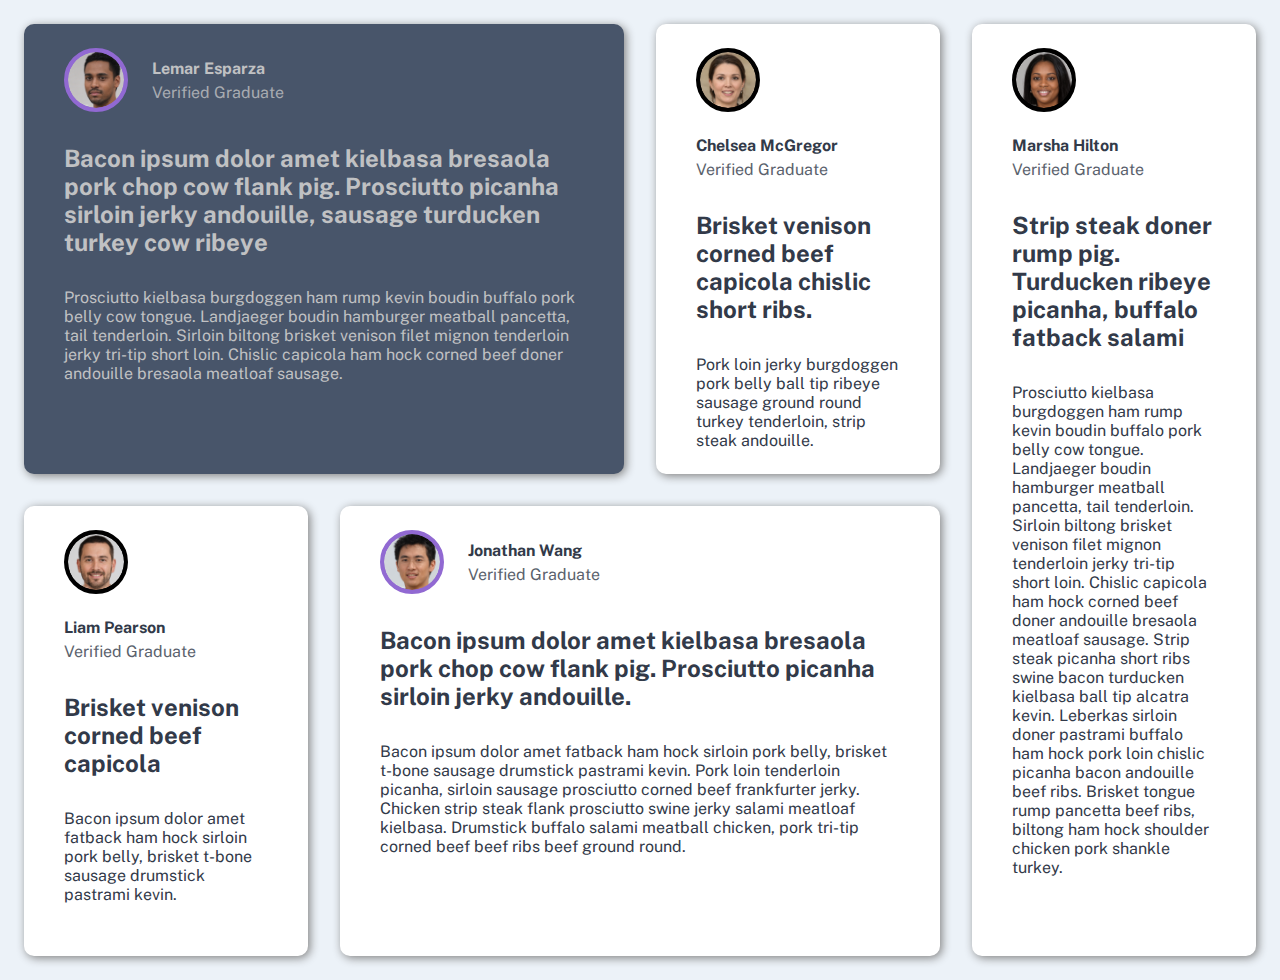
<file: index.html>
<!DOCTYPE html>
<html lang="en">
  <head>
    <meta charset="UTF-8" />
    <meta http-equiv="X-UA-Compatible" content="IE=edge" />
    <meta name="viewport" content="width=device-width, initial-scale=1.0" />
    <link rel="preconnect" href="https://fonts.googleapis.com" />
    <link rel="preconnect" href="https://fonts.gstatic.com" crossorigin />
    <link
      href="https://fonts.googleapis.com/css2?family=Public+Sans&display=swap"
      rel="stylesheet"
    />
    <link rel="stylesheet" href="style.css" />
    <title>Testimonials</title>
  </head>
  <body>
    <div class="container">
      <div class="card">
        <div class="profile">
          <figure class="profile-pic">
            <img src="./assets/user1.jpg" alt="Lemar" />
          </figure>
          <div class="user-info">
            <p>Lemar Esparza</p>
            <p>Verified Graduate</p>
          </div>
        </div>
        <div class="title">
          <p>
            Bacon ipsum dolor amet kielbasa bresaola pork chop cow flank pig.
            Prosciutto picanha sirloin jerky andouille, sausage turducken turkey
            cow ribeye
          </p>
        </div>
        <div class="content">
          <p>
            Prosciutto kielbasa burgdoggen ham rump kevin boudin buffalo pork
            belly cow tongue. Landjaeger boudin hamburger meatball pancetta,
            tail tenderloin. Sirloin biltong brisket venison filet mignon
            tenderloin jerky tri-tip short loin. Chislic capicola ham hock
            corned beef doner andouille bresaola meatloaf sausage.
          </p>
        </div>
      </div>
      <div class="card">
        <div class="profile">
          <figure class="profile-pic">
            <img src="./assets/user2.jpg" alt="Chelsea" />
          </figure>
          <div class="user-info">
            <p>Chelsea McGregor</p>
            <p>Verified Graduate</p>
          </div>
        </div>
        <div class="title">
          <p>Brisket venison corned beef capicola chislic short ribs.</p>
        </div>
        <div class="content">
          <p>
            Pork loin jerky burgdoggen pork belly ball tip ribeye sausage ground
            round turkey tenderloin, strip steak andouille.
          </p>
        </div>
      </div>
      <div class="card">
        <div class="profile">
          <figure class="profile-pic">
            <img src="./assets/user3.jpg" alt="Marsha" />
          </figure>
          <div class="user-info">
            <p>Marsha Hilton</p>
            <p>Verified Graduate</p>
          </div>
        </div>
        <div class="title">
          <p>
            Strip steak doner rump pig. Turducken ribeye picanha, buffalo
            fatback salami
          </p>
        </div>
        <div class="content">
          <p>
            Prosciutto kielbasa burgdoggen ham rump kevin boudin buffalo pork
            belly cow tongue. Landjaeger boudin hamburger meatball pancetta,
            tail tenderloin. Sirloin biltong brisket venison filet mignon
            tenderloin jerky tri-tip short loin. Chislic capicola ham hock
            corned beef doner andouille bresaola meatloaf sausage. Strip steak
            picanha short ribs swine bacon turducken kielbasa ball tip alcatra
            kevin. Leberkas sirloin doner pastrami buffalo ham hock pork loin
            chislic picanha bacon andouille beef ribs. Brisket tongue rump
            pancetta beef ribs, biltong ham hock shoulder chicken pork shankle
            turkey.
          </p>
        </div>
      </div>
      <div class="card">
        <div class="profile">
          <figure class="profile-pic">
            <img src="./assets/user4.jpg" alt="Liam" />
          </figure>
          <div class="user-info">
            <p>Liam Pearson</p>
            <p>Verified Graduate</p>
          </div>
        </div>
        <div class="title">
          <p>Brisket venison corned beef capicola</p>
        </div>
        <div class="content">
          <p>
            Bacon ipsum dolor amet fatback ham hock sirloin pork belly, brisket
            t-bone sausage drumstick pastrami kevin.
          </p>
        </div>
      </div>
      <div class="card">
        <div class="profile">
          <figure class="profile-pic">
            <img src="./assets/user5.jpg" alt="Jonathan" />
          </figure>
          <div class="user-info">
            <p>Jonathan Wang</p>
            <p>Verified Graduate</p>
          </div>
        </div>
        <div class="title">
          <p>
            Bacon ipsum dolor amet kielbasa bresaola pork chop cow flank pig.
            Prosciutto picanha sirloin jerky andouille.
          </p>
        </div>
        <div class="content">
          <p>
            Bacon ipsum dolor amet fatback ham hock sirloin pork belly, brisket
            t-bone sausage drumstick pastrami kevin. Pork loin tenderloin
            picanha, sirloin sausage prosciutto corned beef frankfurter jerky.
            Chicken strip steak flank prosciutto swine jerky salami meatloaf
            kielbasa. Drumstick buffalo salami meatball chicken, pork tri-tip
            corned beef beef ribs beef ground round.
          </p>
        </div>
      </div>
    </div>
  </body>
</html>
</file>
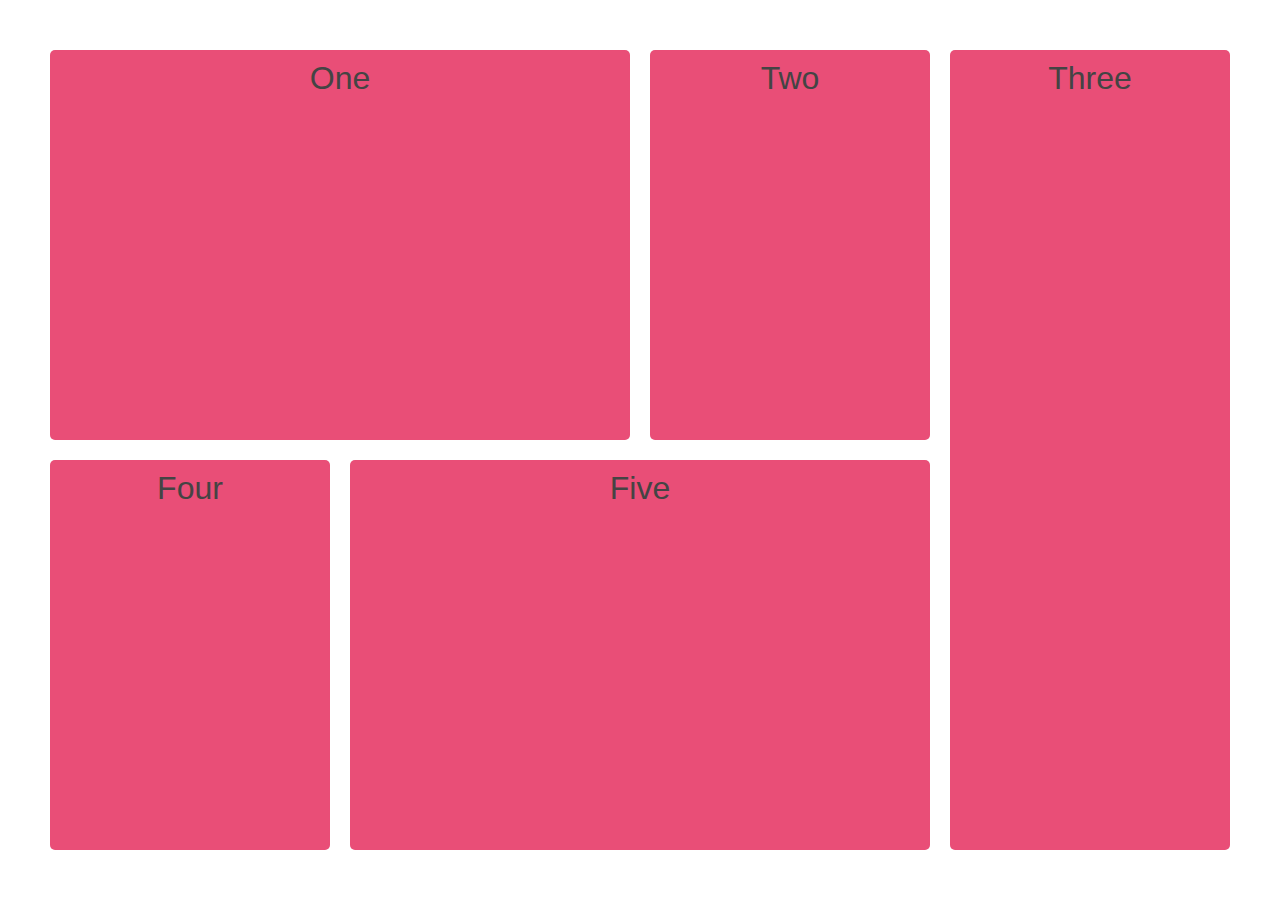
<file: example.html>
<!DOCTYPE html>
<html>
  <head>
    <style>
      * {
        box-sizing: border-box;
      }

      body {
        margin: 40px;
        background-color: #fff;
        color: #444;
        font: 2em Sansita, sans-serif;
      }

      .wrapper {
        display: grid;
        grid-template-columns: 25% 25% 25% 25%;
        grid-template-rows: [row1-start] auto [row2-start] auto [row2-end];
      }

      .card {
        background-color: rgb(233, 78, 119);
        border-radius: 5px;
        margin: 10px;
        padding: 10px 20px;
        text-align: center;
      }

      .card.card1 {
        grid-column-start: 1;
        grid-column-end: 3;
        grid-row-start: 1;
        grid-row-end: 2;
      }

      .card.card3 {
        grid-column: 4;
        grid-row: row1-start / row2-end;
        height: 800px;
      }

      .card.card5 {
        grid-column-start: 2;
        grid-column-end: 4;
        grid-row-start: 2;
        grid-row-end: 2;
      }
    </style>
  </head>
  <body>
    <div class="wrapper">
      <div class="card card1">One</div>
      <div class="card card2">Two</div>
      <div class="card card3">Three</div>
      <div class="card card4">Four</div>
      <div class="card card5">Five</div>
    </div>
  </body>
</html>
</file>
<file: style.css>
* {
  box-sizing: border-box;
  padding: 0;
  margin: 0;
}

body {
  background-color: #ecf2f8;
  margin: 1.5rem;
}

.container {
  display: grid;
  gap: 2rem;
  grid-template-columns: repeat(4, 1fr);
  grid-template-rows: 1fr 1fr;
  grid-template-areas:
    "test-1 test-1 test-2 test-3"
    "test-4 test-5 test-5 test-3";
}

@media only screen and (max-width: 769px) {
  .container {
    grid-template-columns: repeat(4, 1fr);
    grid-template-rows: repeat(3, 1fr);
    grid-template-areas:
      "test-1 test-1 test-2 test-2"
      "test-3 test-3 test-3 test-3"
      "test-4 test-4 test-5 test-5";
  }
}

@media only screen and (max-width: 426px) {
  .container {
    grid-template-columns: 1fr;
    grid-template-rows: auto;
    grid-template-areas:
      "test-1"
      "test-2"
      "test-3"
      "test-4"
      "test-5";
  }
}

.card {
  border-radius: 10px;
  padding: 1.5rem 2.5rem;
  box-shadow: 2px 2px 10px #808080;
  display: flex;
  flex-direction: column;
  font-family: "Public Sans", sans-serif;
  color: #323a49;
  gap: 2rem;
}

.profile {
  display: flex;
  flex-wrap: wrap;
  align-items: center;
  gap: 1.5rem;
}

.profile-pic {
  height: 4rem;
  width: 4rem;
  border-radius: 50%;
  border: 4px solid #000;
  background-color: #000;
  display: flex;
  overflow: hidden;
}

.profile-pic img {
  border-radius: 50%;
  object-fit: contain;
}

.user-info p:first-child {
  font-weight: bold;
  margin-bottom: 5px;
}

.user-info p:last-child {
  opacity: 80%;
}

.title {
  font-size: 1.5rem;
  font-weight: bold;
}

.card:nth-child(1) {
  grid-area: test-1;
  background-color: #48556a;
  color: #c0c1c3;
}

.card:nth-child(1) > .profile > .profile-pic {
  border: 4px solid #9169d2;
  background-color: #9169d2;
}

.card:nth-child(2) {
  grid-area: test-2;
  background-color: #fff;
}

.card:nth-child(3) {
  grid-area: test-3;
  background-color: #fff;
}

.card:nth-child(4) {
  grid-area: test-4;
  background-color: #fff;
}

.card:nth-child(5) {
  grid-area: test-5;
  background-color: #fff;
}

.card:nth-child(5) > .profile > .profile-pic {
  border: 4px solid #9169d2;
  background-color: #9169d2;
}
</file>
